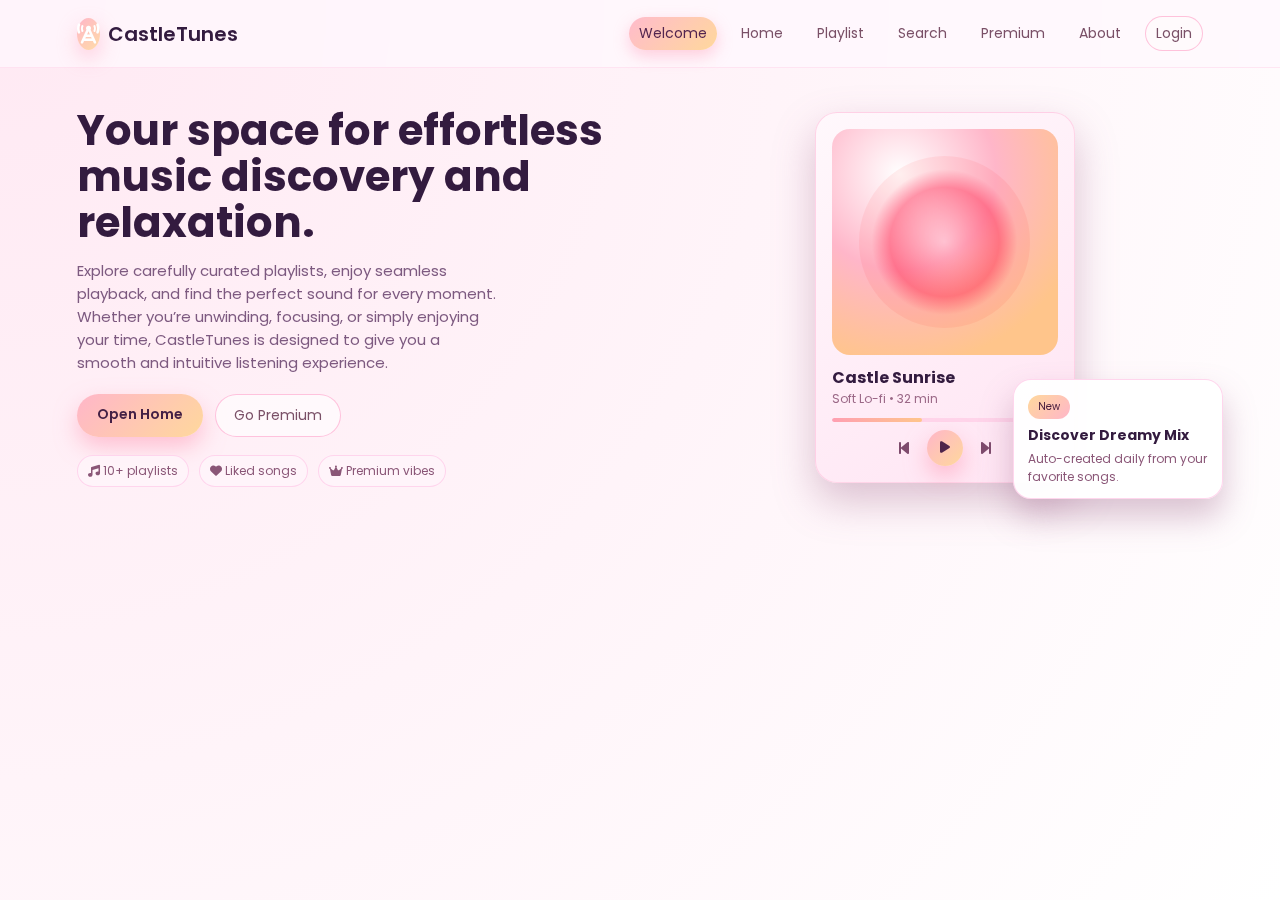
<file: index.html>
<!DOCTYPE html>
<html lang="en">
<head>
  <meta charset="UTF-8" />
  <title>CastleTunes - Welcome</title>
  <meta name="viewport" content="width=device-width, initial-scale=1.0" />
  <link rel="stylesheet" href="index.css" />
  <link rel="stylesheet"
        href="https://cdnjs.cloudflare.com/ajax/libs/font-awesome/6.5.0/css/all.min.css" />
<link href="https://fonts.googleapis.com/css2?family=Poppins:wght@300;400;500;600;700&display=swap" rel="stylesheet" />
</head>
<body>
  
  <header class="top-nav">
    <div class="logo">
      <span class="logo-icon"><i class="fa-solid fa-tower-cell"></i></span>
      <span class="logo-text">CastleTunes</span>
    </div>
    <nav class="nav-links">
      <a href="index.html" class="active">Welcome</a>
      <a href="home.html">Home</a>
      <a href="playlist.html">Playlist</a>
      <a href="search.html">Search</a>
      <a href="premium.html">Premium</a>
      <a href="about.html">About</a>
      <a href="login.html" class="btn-login">Login</a>
    </nav>
  </header>

  <main class="hero">
    <div class="hero-left">
      <h1>Your space for effortless music discovery and relaxation.</h1>
      <p>Explore carefully curated playlists, enjoy seamless playback, and find the perfect sound for every moment. Whether you’re unwinding, focusing, or simply enjoying your time, CastleTunes is designed to give you a smooth and intuitive listening experience.</p>
      <div class="hero-actions">
        <a href="home.html" class="btn-primary">Open Home</a>
        <a href="premium.html" class="btn-ghost">Go Premium</a>
      </div>
      <div class="hero-tags">
        <span><i class="fa-solid fa-music"></i> 10+ playlists</span>
        <span><i class="fa-solid fa-heart"></i> Liked songs</span>
        <span><i class="fa-solid fa-crown"></i> Premium vibes</span>
      </div>
    </div>

    <div class="hero-right">
      <div class="player-card">
        <div class="player-art"></div>
        <div class="player-info">
          <h3>Castle Sunrise</h3>
          <p>Soft Lo-fi • 32 min</p>
        </div>
        <div class="player-bar">
          <div class="progress">
            <div class="progress-fill"></div>
          </div>
          <div class="player-controls">
            <i class="fa-solid fa-backward-step"></i>
            <button class="play-btn"><i class="fa-solid fa-play"></i></button>
            <i class="fa-solid fa-forward-step"></i>
          </div>
        </div>
      </div>
      <div class="floating-card">
        <span class="badge">New</span>
        <h4>Discover Dreamy Mix</h4>
        <p>Auto-created daily from your favorite songs.</p>
      </div>
    </div>
  </main>

  <script src="index.js"></script>
</body>
</html>
</file>
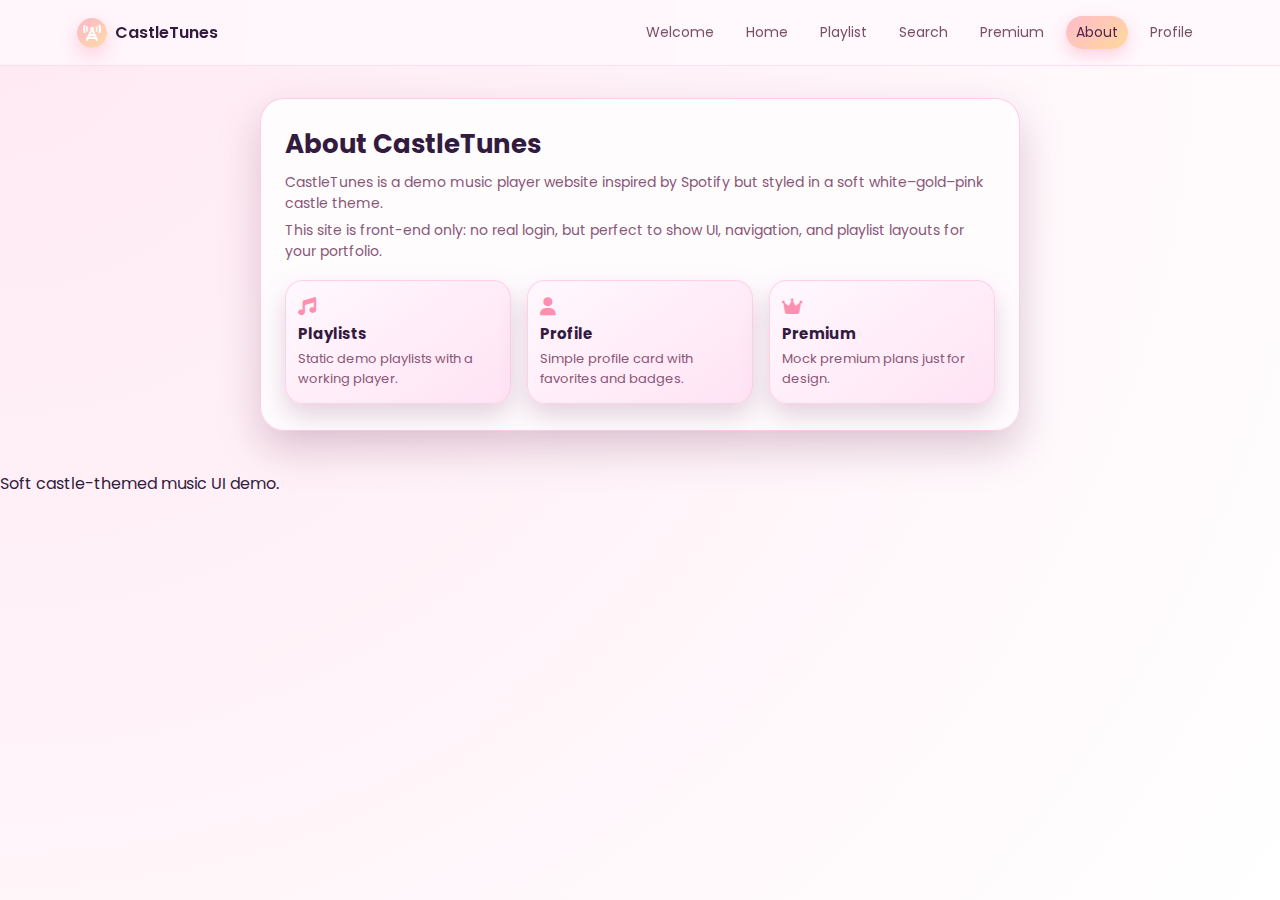
<file: about.html>
<!DOCTYPE html>
<html lang="en">
<head>
  <meta charset="UTF-8" />
  <title>CastleTunes - About</title>
  <meta name="viewport" content="width=device-width, initial-scale=1.0" />
  <link rel="stylesheet" href="about.css" />
  <link rel="stylesheet"
        href="https://cdnjs.cloudflare.com/ajax/libs/font-awesome/6.5.0/css/all.min.css" />
  <link href="https://fonts.googleapis.com/css2?family=Poppins:wght@300;400;500;600;700&display=swap" rel="stylesheet" />
</head>
<body>
    
  <header class="top-nav">
    <div class="logo">
      <span class="logo-icon"><i class="fa-solid fa-tower-cell"></i></span>
      <span class="logo-text">CastleTunes</span>
    </div>
    <nav class="nav-links">
      <a href="index.html">Welcome</a>
      <a href="home.html">Home</a>
      <a href="playlist.html">Playlist</a>
      <a href="search.html">Search</a>
      <a href="premium.html">Premium</a>
      <a href="about.html" class="active">About</a>
      <a href="profile.html">Profile</a>
    </nav>
  </header>

  <main class="page">
    <section class="about-card">
      <h1>About CastleTunes</h1>
      <p>CastleTunes is a demo music player website inspired by Spotify but styled in a soft white–gold–pink castle theme.</p>
      <p>This site is front-end only: no real login, but perfect to show UI, navigation, and playlist layouts for your portfolio.</p>
      <div class="about-grid">
        <div class="about-item">
          <i class="fa-solid fa-music"></i>
          <h3>Playlists</h3>
          <p>Static demo playlists with a working player.</p>
        </div>
        <div class="about-item">
          <i class="fa-solid fa-user"></i>
          <h3>Profile</h3>
          <p>Simple profile card with favorites and badges.</p>
        </div>
        <div class="about-item">
          <i class="fa-solid fa-crown"></i>
          <h3>Premium</h3>
          <p>Mock premium plans just for design.</p>
        </div>
      </div>
    </section>
  </main>

  <script src="about.js"></script>
  <p id="aboutHighlight" class="about-highlight">Soft castle-themed music UI demo.</p>

</body>
</html>
</file>
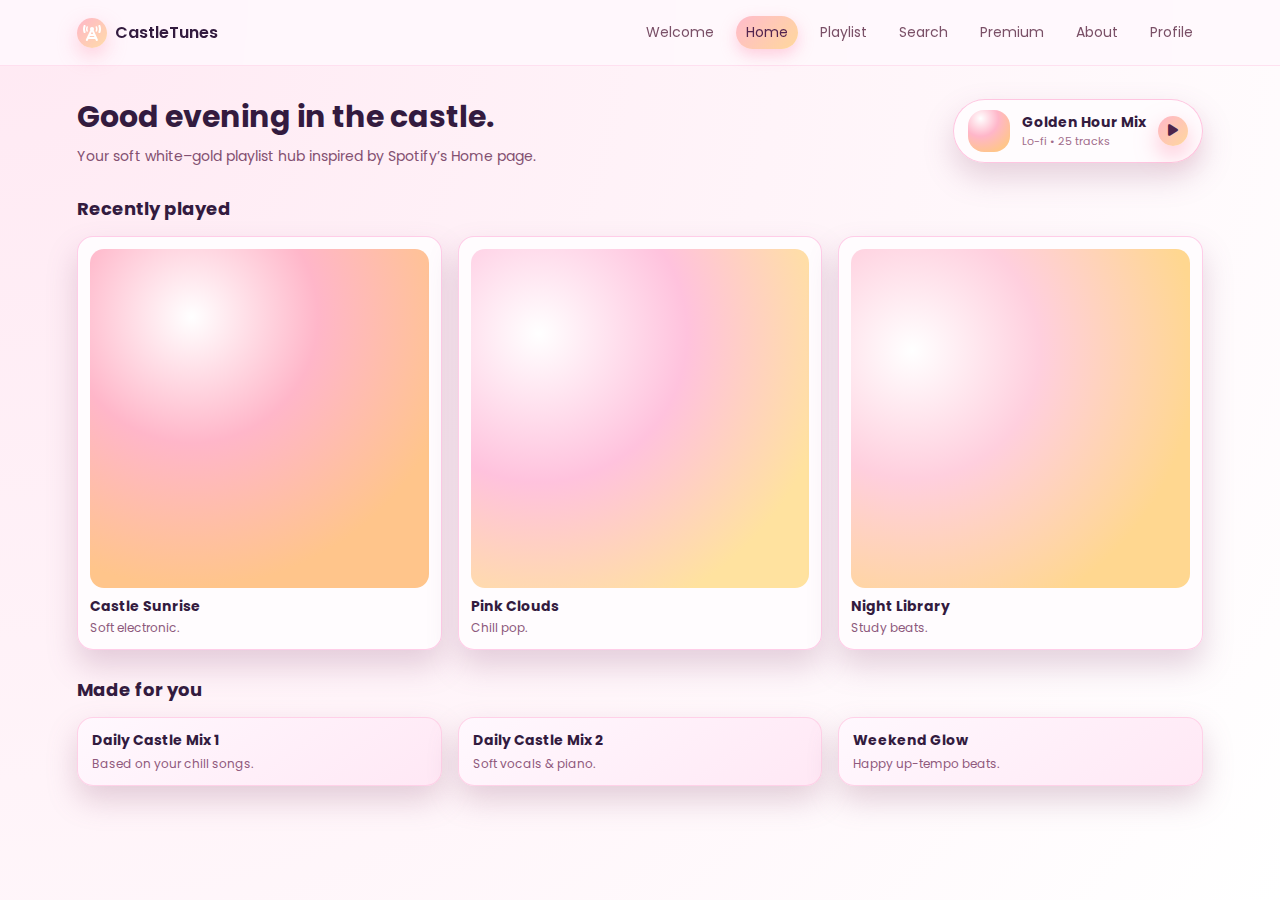
<file: home.html>
<!DOCTYPE html>
<html lang="en">
<head>
  <meta charset="UTF-8" />
  <title>CastleTunes - Home</title>
  <meta name="viewport" content="width=device-width, initial-scale=1.0" />
  <link rel="stylesheet" href="home.css" />
  <link rel="stylesheet"
        href="https://cdnjs.cloudflare.com/ajax/libs/font-awesome/6.5.0/css/all.min.css" />
  <link href="https://fonts.googleapis.com/css2?family=Poppins:wght@300;400;500;600;700&display=swap" rel="stylesheet" />
</head>
<body>
    
  <header class="top-nav">
    <div class="logo">
      <span class="logo-icon"><i class="fa-solid fa-tower-cell"></i></span>
      <span class="logo-text">CastleTunes</span>
    </div>
    <nav class="nav-links">
      <a href="index.html">Welcome</a>
      <a href="home.html" class="active">Home</a>
      <a href="playlist.html">Playlist</a>
      <a href="search.html">Search</a>
      <a href="premium.html">Premium</a>
      <a href="about.html">About</a>
      <a href="profile.html">Profile</a>
    </nav>
  </header>

  <main class="page">
    <section class="hero-row">
      <div class="hero-text">
        <h1>Good evening in the castle.</h1>
        <p>Your soft white–gold playlist hub inspired by Spotify’s Home page.</p>
      </div>
      <div class="hero-mini-player">
        <div class="mini-art"></div>
        <div class="mini-info">
          <h4>Golden Hour Mix</h4>
          <p>Lo-fi • 25 tracks</p>
        </div>
        <button class="mini-play"><i class="fa-solid fa-play"></i></button>
      </div>
    </section>

    <section class="section-row">
      <h2>Recently played</h2>
      <div class="card-row">
        <a class="mix-card" href="playlist.html">
          <div class="mix-art"></div>
          <h3>Castle Sunrise</h3>
          <p>Soft electronic.</p>
        </a>
        <a class="mix-card" href="playlist.html">
          <div class="mix-art alt"></div>
          <h3>Pink Clouds</h3>
          <p>Chill pop.</p>
        </a>
        <a class="mix-card" href="playlist.html">
          <div class="mix-art alt2"></div>
          <h3>Night Library</h3>
          <p>Study beats.</p>
        </a>
      </div>
    </section>

    <section class="section-row">
      <h2>Made for you</h2>
      <div class="card-row">
        <a class="small-card" href="playlist.html">
          <h4>Daily Castle Mix 1</h4>
          <p>Based on your chill songs.</p>
        </a>
        <a class="small-card" href="playlist.html">
          <h4>Daily Castle Mix 2</h4>
          <p>Soft vocals & piano.</p>
        </a>
        <a class="small-card" href="playlist.html">
          <h4>Weekend Glow</h4>
          <p>Happy up-tempo beats.</p>
        </a>
      </div>
    </section>
  </main>

  <script src="home.js"></script>
</body>
</html>
</file>
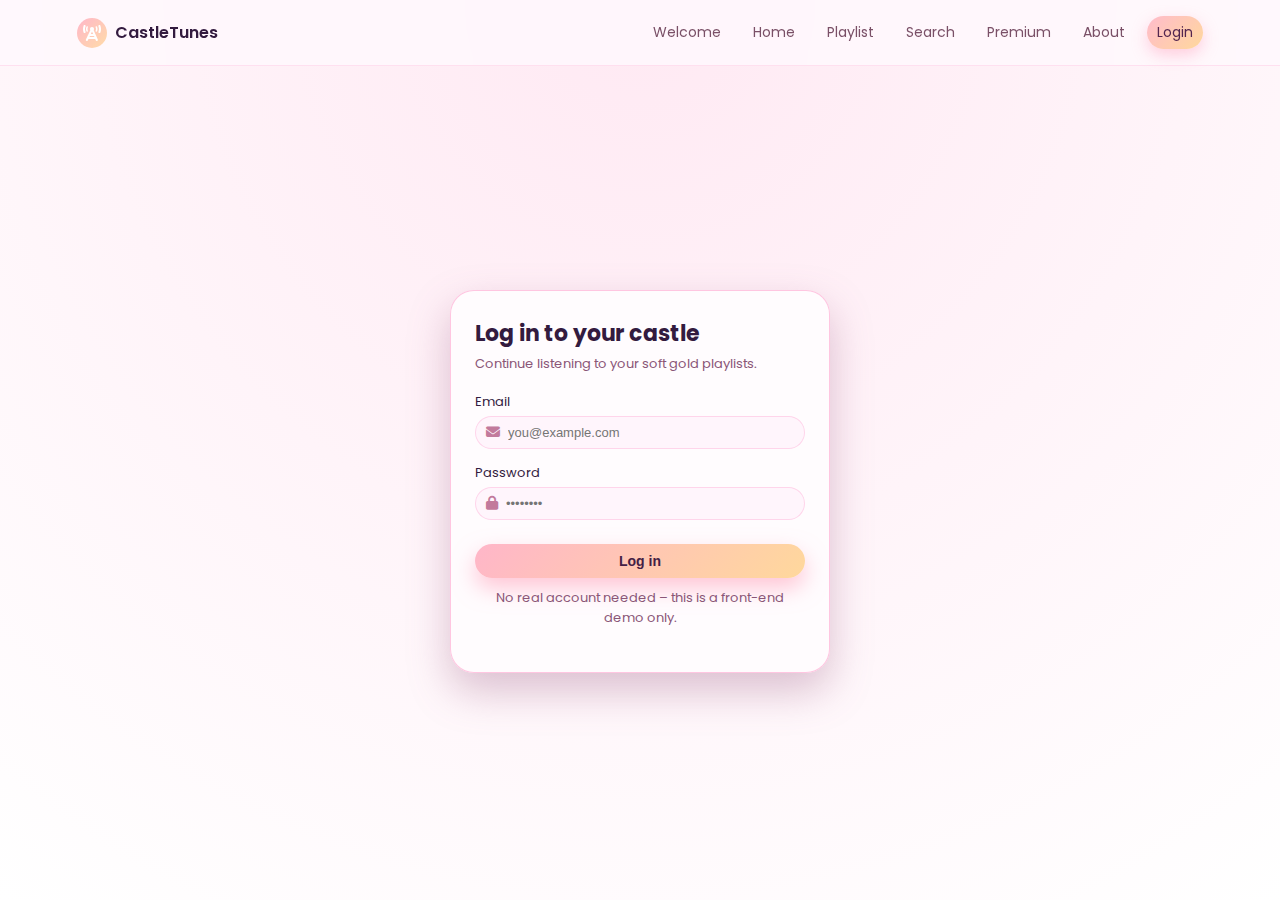
<file: login.html>
<!DOCTYPE html>
<html lang="en">
<head>
  <meta charset="UTF-8" />
  <title>CastleTunes - Login</title>
  <meta name="viewport" content="width=device-width, initial-scale=1.0" />
  <link rel="stylesheet" href="login.css" />
  <link rel="stylesheet"
        href="https://cdnjs.cloudflare.com/ajax/libs/font-awesome/6.5.0/css/all.min.css" />
  <link href="https://fonts.googleapis.com/css2?family=Poppins:wght@300;400;500;600;700&display=swap" rel="stylesheet" />
</head>
<body>
    
  <header class="top-nav">
    <div class="logo">
      <span class="logo-icon"><i class="fa-solid fa-tower-cell"></i></span>
      <span class="logo-text">CastleTunes</span>
    </div>
    <nav class="nav-links">
      <a href="index.html">Welcome</a>
      <a href="home.html">Home</a>
      <a href="playlist.html">Playlist</a>
      <a href="search.html">Search</a>
      <a href="premium.html">Premium</a>
      <a href="about.html">About</a>
      <a href="login.html" class="active">Login</a>
    </nav>
  </header>

  <main class="login-wrapper">
    <div class="login-card">
      <h2>Log in to your castle</h2>
      <p>Continue listening to your soft gold playlists.</p>

      <form id="loginForm">
        <div class="field">
          <label>Email</label>
          <div class="field-input">
            <i class="fa-solid fa-envelope"></i>
            <input type="email" required placeholder="you@example.com" />
          </div>
        </div>

        <div class="field">
          <label>Password</label>
          <div class="field-input">
            <i class="fa-solid fa-lock"></i>
            <input type="password" required placeholder="••••••••" />
          </div>
        </div>

        <button type="submit" class="btn-primary">Log in</button>
        <p class="hint">No real account needed – this is a front-end demo only.</p>
      </form>
    </div>
  </main>

  <script src="login.js"></script>
</body>
</html>
</file>
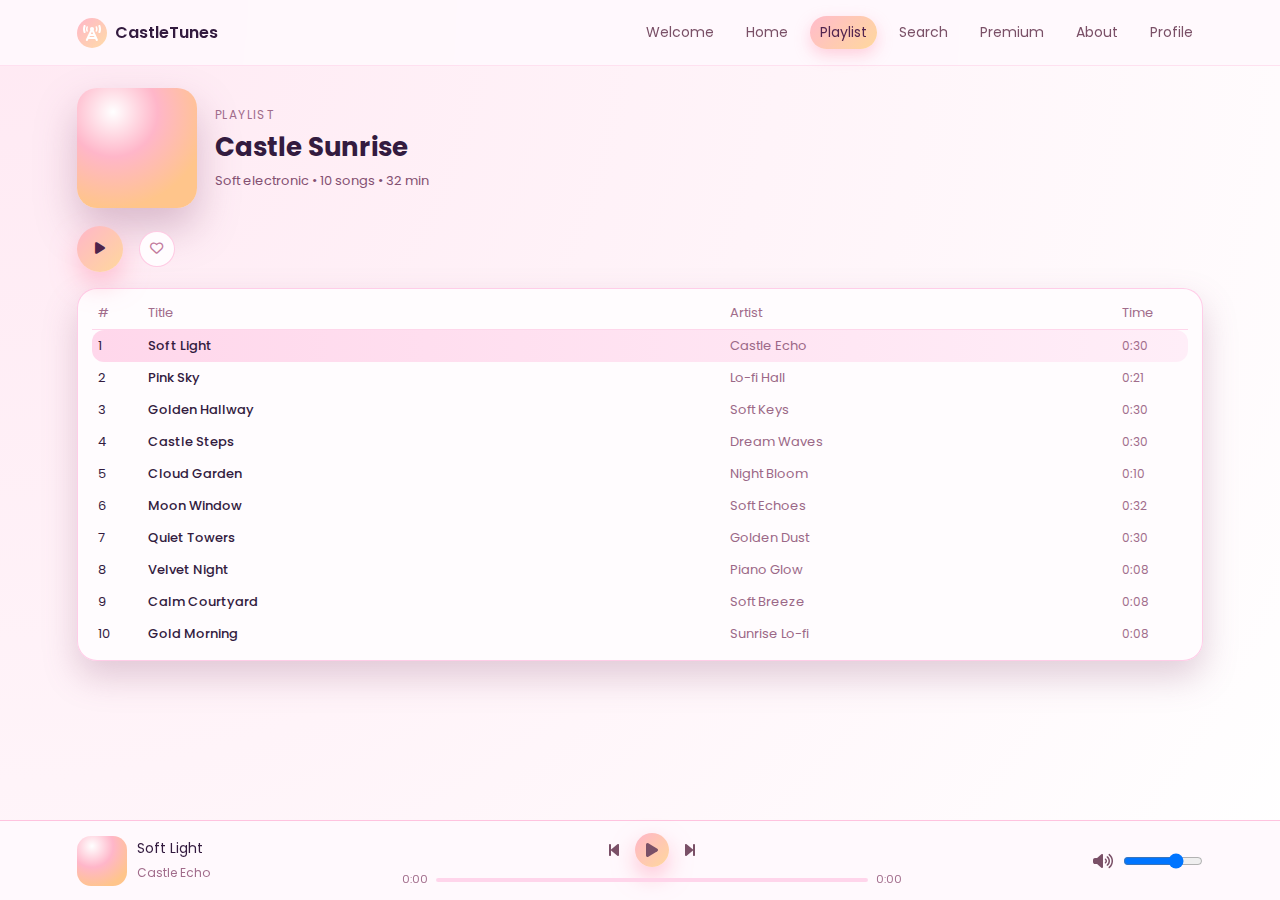
<file: playlist.html>
<!DOCTYPE html>
<html lang="en">
<head>
  <meta charset="UTF-8" />
  <title>CastleTunes - Playlist</title>
  <meta name="viewport" content="width=device-width, initial-scale=1.0" />
  <link rel="stylesheet" href="playlist.css" />
  <link rel="stylesheet"
        href="https://cdnjs.cloudflare.com/ajax/libs/font-awesome/6.5.0/css/all.min.css" />
  <link href="https://fonts.googleapis.com/css2?family=Poppins:wght@300;400;500;600;700&display=swap" rel="stylesheet" />
</head>
<body>
    
  <header class="top-nav">
    <div class="logo">
      <span class="logo-icon"><i class="fa-solid fa-tower-cell"></i></span>
      <span class="logo-text">CastleTunes</span>
    </div>
    <nav class="nav-links">
      <a href="index.html">Welcome</a>
      <a href="home.html">Home</a>
      <a href="playlist.html" class="active">Playlist</a>
      <a href="search.html">Search</a>
      <a href="premium.html">Premium</a>
      <a href="about.html">About</a>
      <a href="profile.html">Profile</a>
    </nav>
  </header>

  <main class="page">
    <section class="playlist-header">
      <div class="cover"></div>
      <div>
        <p class="type">Playlist</p>
        <h1>Castle Sunrise</h1>
        <p class="meta">Soft electronic • 10 songs • 32 min</p>
      </div>
    </section>

    <section class="controls-row">
      <button id="mainPlay" class="btn-play">
        <i class="fa-solid fa-play"></i>
      </button>
      <button class="btn-heart"><i class="fa-regular fa-heart"></i></button>
    </section>

    <section class="tracks">
      <div class="tracks-head">
        <span>#</span><span>Title</span><span>Artist</span><span>Time</span>
      </div>
      <div id="trackList" class="tracks-body">
        <!-- 10 demo tracks -->
      </div>
    </section>
  </main>

  <footer class="player-bar">
    <div class="now-playing">
      <div class="thumb"></div>
      <div>
        <p id="npTitle">Select a song</p>
        <span id="npArtist">Playlist not started</span>
      </div>
    </div>
    <div class="player-center">
      <div class="buttons">
        <i id="prevBtn" class="fa-solid fa-backward-step"></i>
        <button id="playBtn" class="circle">
          <i class="fa-solid fa-play"></i>
        </button>
        <i id="nextBtn" class="fa-solid fa-forward-step"></i>
      </div>
      <div class="timeline">
        <span id="currentTime">0:00</span>
        <div id="progressArea" class="progress">
          <div id="progressFill" class="fill"></div>
        </div>
        <span id="duration">0:00</span>
      </div>
    </div>
    <div class="player-right">
      <i class="fa-solid fa-volume-high"></i>
      <input id="volume" type="range" min="0" max="1" step="0.01" value="0.7" />
    </div>
  </footer>

  <audio id="audio"></audio>
  <script src="playlist.js"></script>
</body>
</html>
</file>
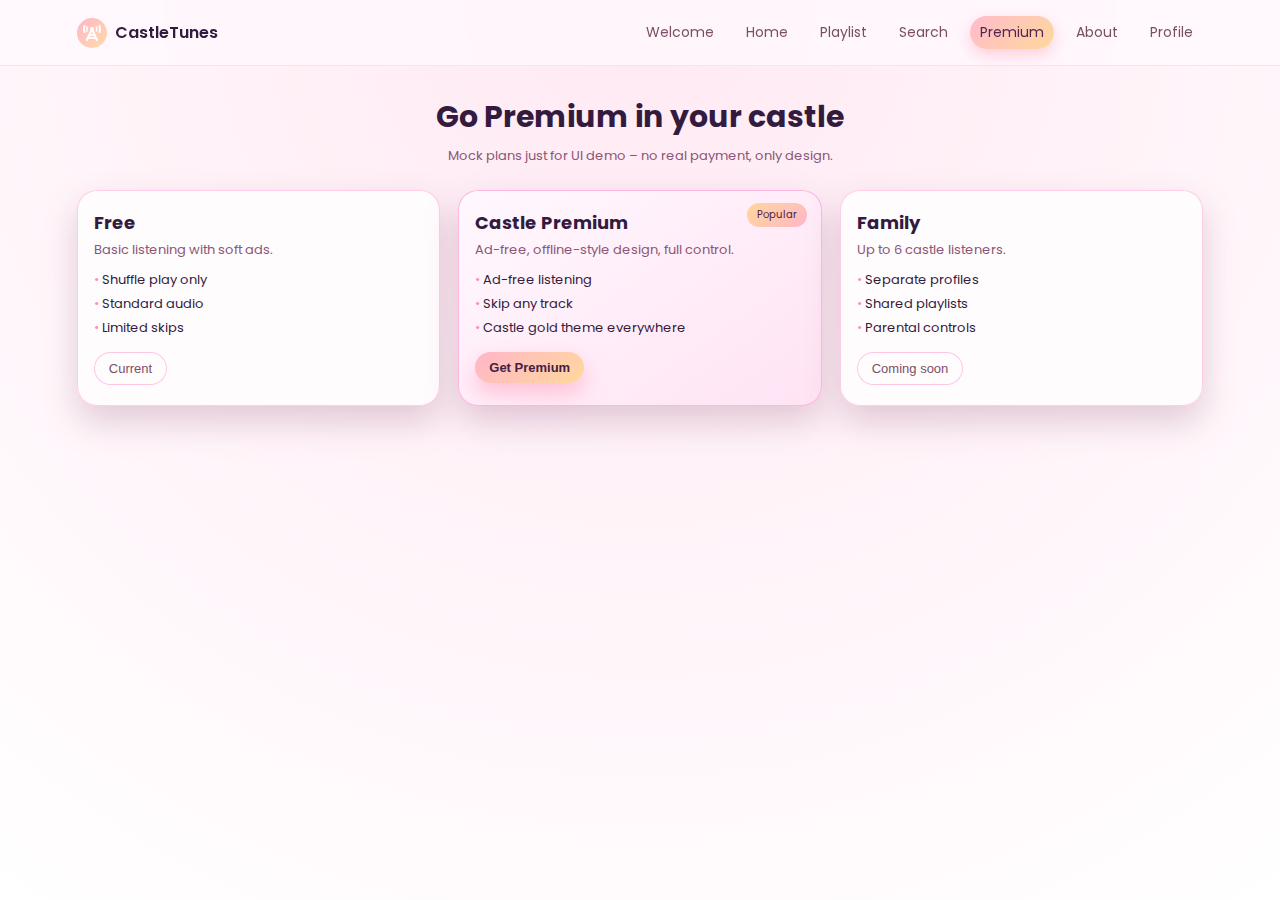
<file: premium.html>
<!DOCTYPE html>
<html lang="en">
<head>
  <meta charset="UTF-8" />
  <title>CastleTunes - Premium</title>
  <meta name="viewport" content="width=device-width, initial-scale=1.0" />
  <link rel="stylesheet" href="premium.css" />
  <link rel="stylesheet"
        href="https://cdnjs.cloudflare.com/ajax/libs/font-awesome/6.5.0/css/all.min.css" />
  <link href="https://fonts.googleapis.com/css2?family=Poppins:wght@300;400;500;600;700&display=swap" rel="stylesheet" />
</head>
<body>
    
  <header class="top-nav">
    <div class="logo">
      <span class="logo-icon"><i class="fa-solid fa-tower-cell"></i></span>
      <span class="logo-text">CastleTunes</span>
    </div>
    <nav class="nav-links">
      <a href="index.html">Welcome</a>
      <a href="home.html">Home</a>
      <a href="playlist.html">Playlist</a>
      <a href="search.html">Search</a>
      <a href="premium.html" class="active">Premium</a>
      <a href="about.html">About</a>
      <a href="profile.html">Profile</a>
    </nav>
  </header>

  <main class="page">
    <h1>Go Premium in your castle</h1>
    <p class="sub">Mock plans just for UI demo – no real payment, only design.</p>

    <div class="plans">
      <div class="plan">
        <h2>Free</h2>
        <p>Basic listening with soft ads.</p>
        <ul>
          <li>Shuffle play only</li>
          <li>Standard audio</li>
          <li>Limited skips</li>
        </ul>
        <button class="btn-outline">Current</button>
      </div>

      <div class="plan featured">
        <div class="badge">Popular</div>
        <h2>Castle Premium</h2>
        <p>Ad-free, offline-style design, full control.</p>
        <ul>
          <li>Ad-free listening</li>
          <li>Skip any track</li>
          <li>Castle gold theme everywhere</li>
        </ul>
        <button class="btn-primary">Get Premium</button>
      </div>

      <div class="plan">
        <h2>Family</h2>
        <p>Up to 6 castle listeners.</p>
        <ul>
          <li>Separate profiles</li>
          <li>Shared playlists</li>
          <li>Parental controls</li>
        </ul>
        <button class="btn-outline">Coming soon</button>
      </div>
    </div>
  </main>

  <script src="premium.js"></script>
</body>
</html>
</file>
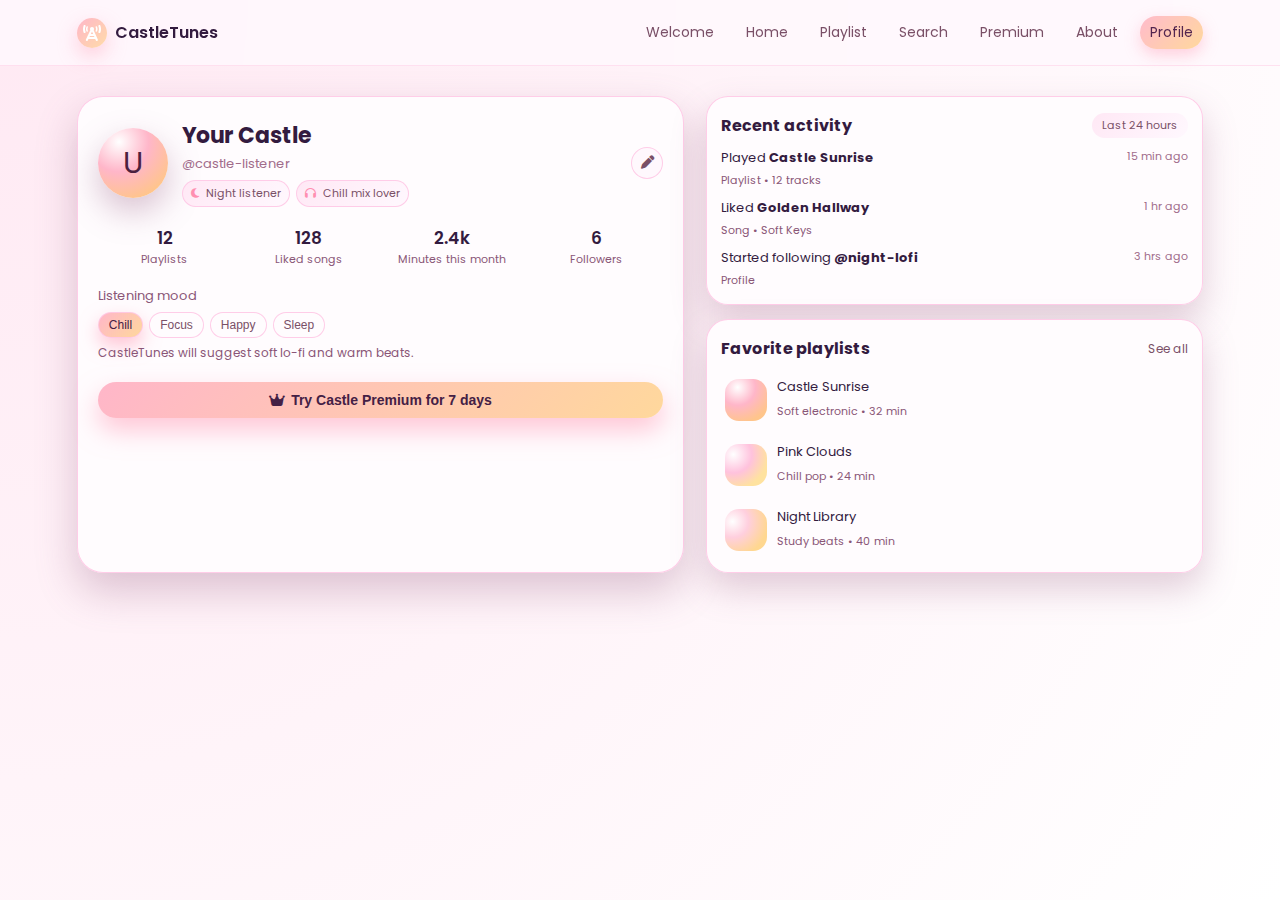
<file: profile.html>
<!DOCTYPE html>
<html lang="en">
<head>
  <meta charset="UTF-8" />
  <title>CastleTunes - Profile</title>
  <meta name="viewport" content="width=device-width, initial-scale=1.0" />
  <link rel="stylesheet" href="profile.css" />
  <link rel="stylesheet"
        href="https://cdnjs.cloudflare.com/ajax/libs/font-awesome/6.5.0/css/all.min.css" />
  <link href="https://fonts.googleapis.com/css2?family=Poppins:wght@300;400;500;600;700&display=swap" rel="stylesheet" />
</head>
<body>
  <header class="top-nav">
    <div class="logo">
      <!-- use image logo if you added it -->
      <!-- <img src="logo-castletunes.png" alt="CastleTunes logo" class="logo-img" /> -->
      <span class="logo-icon"><i class="fa-solid fa-tower-cell"></i></span>
      <span class="logo-text">CastleTunes</span>
    </div>
    <nav class="nav-links">
      <a href="index.html">Welcome</a>
      <a href="home.html">Home</a>
      <a href="playlist.html">Playlist</a>
      <a href="search.html">Search</a>
      <a href="premium.html">Premium</a>
      <a href="about.html">About</a>
      <a href="profile.html" class="active">Profile</a>
    </nav>
  </header>

  <main class="page">
    <section class="profile-layout">

      <!-- LEFT: main profile card -->
      <div class="profile-main">
        <div class="profile-header">
          <div class="avatar">
            <span>U</span>
          </div>
          <div class="profile-text">
            <h1>Your Castle</h1>
            <p class="user-tag">@castle-listener</p>
            <div class="tags">
              <span><i class="fa-solid fa-moon"></i> Night listener</span>
              <span><i class="fa-solid fa-headphones"></i> Chill mix lover</span>
            </div>
          </div>
          <button id="editNameBtn" class="icon-btn" title="Edit name">
            <i class="fa-solid fa-pen"></i>
          </button>
        </div>

        <div class="stats-row">
          <div>
            <span id="statPlaylists">12</span>
            <p>Playlists</p>
          </div>
          <div>
            <span id="statLiked">128</span>
            <p>Liked songs</p>
          </div>
          <div>
            <span id="statMinutes">2.4k</span>
            <p>Minutes this month</p>
          </div>
          <div>
            <span id="statFollowers">6</span>
            <p>Followers</p>
          </div>
        </div>

        <div class="mood-row">
          <p class="mood-label">Listening mood</p>
          <div class="mood-chips">
            <button class="mood-chip active" data-mood="Chill">Chill</button>
            <button class="mood-chip" data-mood="Focus">Focus</button>
            <button class="mood-chip" data-mood="Happy">Happy</button>
            <button class="mood-chip" data-mood="Sleep">Sleep</button>
          </div>
          <p class="mood-text" id="moodText">CastleTunes will suggest soft lo-fi and warm beats.</p>
        </div>

        <button id="goPremiumBtn" class="btn-primary-wide">
          <i class="fa-solid fa-crown"></i> Try Castle Premium for 7 days
        </button>
      </div>

      <!-- RIGHT: recent activity + favorite playlists -->
      <div class="profile-side">
        <div class="card activity-card">
          <div class="card-header">
            <h2>Recent activity</h2>
            <span class="pill">Last 24 hours</span>
          </div>
          <ul class="activity-list">
            <li>
              <div>
                <p>Played <strong>Castle Sunrise</strong></p>
                <span>Playlist • 12 tracks</span>
              </div>
              <span class="time">15 min ago</span>
            </li>
            <li>
              <div>
                <p>Liked <strong>Golden Hallway</strong></p>
                <span>Song • Soft Keys</span>
              </div>
              <span class="time">1 hr ago</span>
            </li>
            <li>
              <div>
                <p>Started following <strong>@night-lofi</strong></p>
                <span>Profile</span>
              </div>
              <span class="time">3 hrs ago</span>
            </li>
          </ul>
        </div>

        <div class="card fav-card">
          <div class="card-header">
            <h2>Favorite playlists</h2>
            <a href="playlist.html" class="see-all">See all</a>
          </div>
          <div class="fav-list">
            <a href="playlist.html" class="fav-item">
              <div class="fav-cover"></div>
              <div>
                <p>Castle Sunrise</p>
                <span>Soft electronic • 32 min</span>
              </div>
            </a>
            <a href="playlist.html" class="fav-item">
              <div class="fav-cover alt"></div>
              <div>
                <p>Pink Clouds</p>
                <span>Chill pop • 24 min</span>
              </div>
            </a>
            <a href="playlist.html" class="fav-item">
              <div class="fav-cover alt2"></div>
              <div>
                <p>Night Library</p>
                <span>Study beats • 40 min</span>
              </div>
            </a>
          </div>
        </div>
      </div>

    </section>
  </main>

  <script src="profile.js"></script>
</body>
</html>
</file>
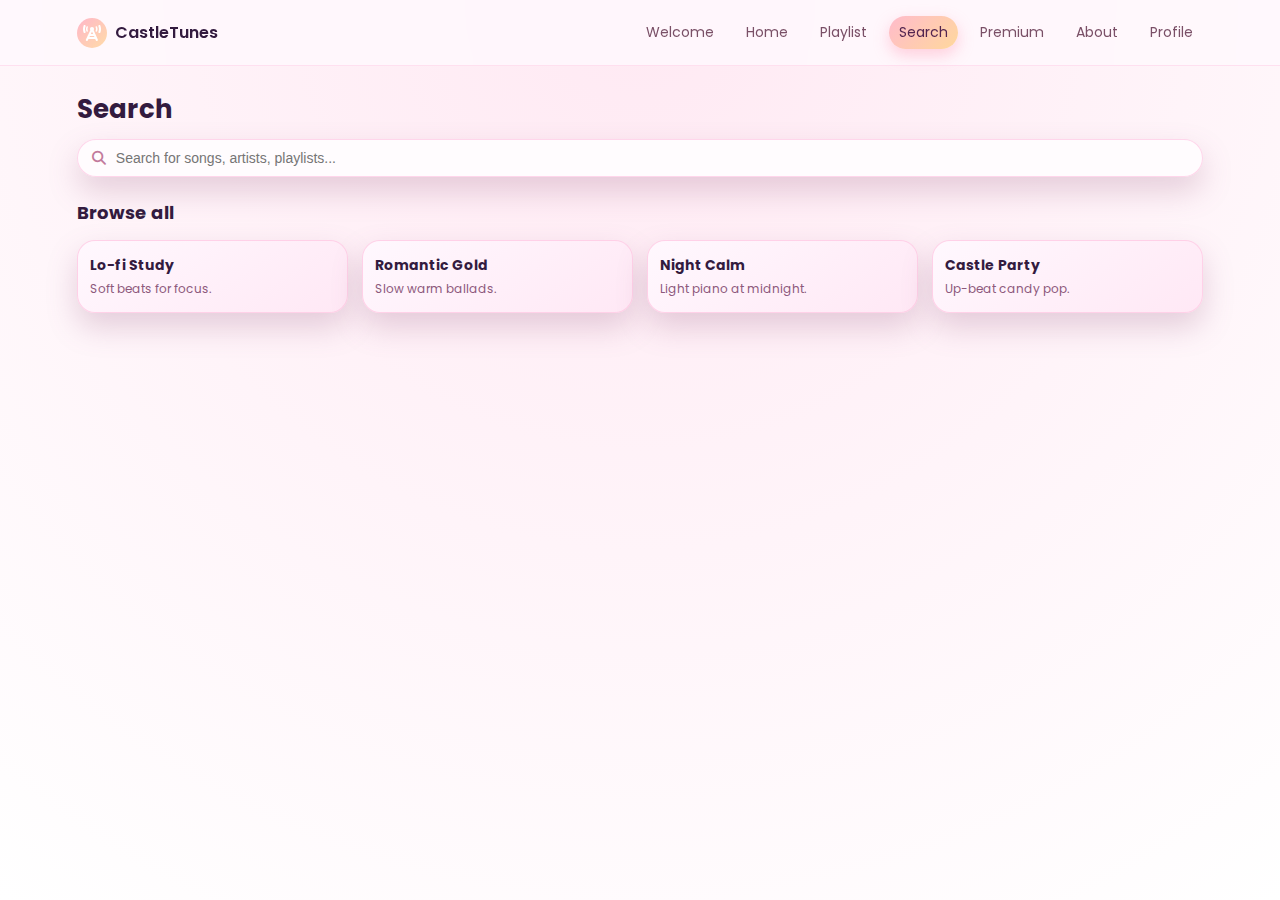
<file: search.html>
<!DOCTYPE html>
<html lang="en">
<head>
  <meta charset="UTF-8" />
  <title>CastleTunes - Search</title>
  <meta name="viewport" content="width=device-width, initial-scale=1.0" />
  <link rel="stylesheet" href="search.css" />
  <link rel="stylesheet"
        href="https://cdnjs.cloudflare.com/ajax/libs/font-awesome/6.5.0/css/all.min.css" />
  <link href="https://fonts.googleapis.com/css2?family=Poppins:wght@300;400;500;600;700&display=swap" rel="stylesheet" />
</head>
<body>
    
  <header class="top-nav">
    <div class="logo">
      <span class="logo-icon"><i class="fa-solid fa-tower-cell"></i></span>
      <span class="logo-text">CastleTunes</span>
    </div>
    <nav class="nav-links">
      <a href="index.html">Welcome</a>
      <a href="home.html">Home</a>
      <a href="playlist.html">Playlist</a>
      <a href="search.html" class="active">Search</a>
      <a href="premium.html">Premium</a>
      <a href="about.html">About</a>
      <a href="profile.html">Profile</a>
    </nav>
  </header>

  <main class="page">
    <section class="search-bar-row">
      <h1>Search</h1>
      <div class="search-bar">
        <i class="fa-solid fa-magnifying-glass"></i>
        <input id="searchInput" type="text" placeholder="Search for songs, artists, playlists..." />
      </div>
    </section>

    <section class="results">
      <h2>Browse all</h2>
      <div id="searchGrid" class="grid">
        <div class="tile" data-name="lofi chill study">
          <h3>Lo-fi Study</h3>
          <p>Soft beats for focus.</p>
        </div>
        <div class="tile" data-name="romantic love">
          <h3>Romantic Gold</h3>
          <p>Slow warm ballads.</p>
        </div>
        <div class="tile" data-name="sleep night calm">
          <h3>Night Calm</h3>
          <p>Light piano at midnight.</p>
        </div>
        <div class="tile" data-name="party happy dance">
          <h3>Castle Party</h3>
          <p>Up-beat candy pop.</p>
        </div>
      </div>
    </section>
  </main>

  <script src="search.js"></script>
</body>
</html>
</file>
<file: index.css>
*,
*::before,
*::after {
  box-sizing: border-box;
  margin: 0;
  padding: 0;
}
.header {
  padding: 15px 40px;
}

.logo {
  width: 130px;
  cursor: pointer;
}


body {
  font-family: "Poppins", system-ui, -apple-system, BlinkMacSystemFont, sans-serif;
  min-height: 100vh;
  background: radial-gradient(circle at top left, #ffe9f3, #fff),
              linear-gradient(135deg, #fff7ff, #ffe4f1);
  color: #331b3f;
}

a {
  text-decoration: none;
  color: inherit;
}

.top-nav {
  width: 100%;
  padding: 16px 6vw;
  display: flex;
  align-items: center;
  justify-content: space-between;
  position: sticky;
  top: 0;
  z-index: 20;
  backdrop-filter: blur(16px);
  background: rgba(255, 248, 253, 0.72);
  border-bottom: 1px solid rgba(255, 190, 220, 0.32);
}

.logo {
  display: flex;
  align-items: center;
  gap: 8px;
  font-weight: 600;
  font-size: 20px;
}

.logo-icon {
  width: 32px;
  height: 32px;
  border-radius: 50%;
  background: linear-gradient(135deg, #ffb6c9, #ffdca8);
  display: flex;
  align-items: center;
  justify-content: center;
  color: #fff;
  box-shadow: 0 8px 20px rgba(255, 153, 180, 0.45);
}

.nav-links {
  display: flex;
  align-items: center;
  gap: 14px;
  font-size: 14px;
}

.nav-links a {
  padding: 6px 10px;
  border-radius: 999px;
  transition: 0.25s ease;
  color: #7a5067;
}

.nav-links a:hover {
  background: rgba(255, 223, 240, 0.9);
  color: #3b203f;
}

.nav-links .active {
  background: linear-gradient(135deg, #ffbbcc, #ffd89c);
  color: #53254f;
  box-shadow: 0 6px 16px rgba(255, 153, 180, 0.45);
}

.btn-login {
  border: 1px solid rgba(255, 180, 210, 0.8);
  background: #fffafc;
}

.hero {
  padding: 40px 6vw 64px;
  display: grid;
  grid-template-columns: minmax(0, 1.1fr) minmax(0, 1fr);
  gap: 40px;
  align-items: center;
}

.hero-left h1 {
  font-size: 42px;
  line-height: 1.1;
  margin-bottom: 12px;
}

.hero-left p {
  font-size: 15px;
  max-width: 420px;
  color: #7d5a80;
  margin-bottom: 20px;
}

.hero-actions {
  display: flex;
  gap: 12px;
  margin-bottom: 18px;
}

.btn-primary {
  padding: 10px 20px;
  border-radius: 999px;
  border: none;
  background: linear-gradient(135deg, #ffb6c9, #ffd89c);
  color: #442045;
  font-weight: 600;
  font-size: 14px;
  box-shadow: 0 10px 22px rgba(255, 153, 180, 0.55);
}

.btn-ghost {
  padding: 10px 18px;
  border-radius: 999px;
  border: 1px solid rgba(255, 188, 217, 0.9);
  background: rgba(255, 249, 252, 0.9);
  font-size: 14px;
  color: #7a5067;
}

.hero-tags {
  display: flex;
  flex-wrap: wrap;
  gap: 10px;
  font-size: 12px;
  color: #8a5677;
}

.hero-tags span {
  padding: 6px 10px;
  border-radius: 999px;
  background: rgba(255, 244, 250, 0.9);
  border: 1px solid rgba(255, 210, 236, 0.9);
}

.hero-right {
  position: relative;
  display: flex;
  justify-content: center;
}

.player-card {
  width: 260px;
  border-radius: 22px;
  padding: 16px;
  background: linear-gradient(145deg, #fff8fc, #ffe4f3);
  box-shadow: 0 18px 40px rgba(151, 90, 129, 0.35);
  border: 1px solid rgba(255, 198, 224, 0.7);
}

.player-art {
  width: 100%;
  aspect-ratio: 1;
  border-radius: 18px;
  background: radial-gradient(circle at 30% 20%, #fff, #ffb6c9 40%, #ffc58b 80%);
  position: relative;
  overflow: hidden;
}

.player-art::after {
  content: "";
  position: absolute;
  inset: 12%;
  border-radius: 50%;
  background: radial-gradient(circle, #fff 0, #ff9fb2 45%, #ffefef 60%);
  mix-blend-mode: multiply;
}

.player-info {
  margin-top: 10px;
}

.player-info h3 {
  font-size: 16px;
}

.player-info p {
  font-size: 12px;
  color: #9b6887;
}

.player-bar {
  margin-top: 10px;
}

.progress {
  width: 100%;
  height: 4px;
  border-radius: 999px;
  background: rgba(255, 210, 233, 0.9);
  overflow: hidden;
  margin-bottom: 8px;
}

.progress-fill {
  width: 40%;
  height: 100%;
  border-radius: inherit;
  background: linear-gradient(90deg, #ff9fb2, #ffc58b);
}

.player-controls {
  display: flex;
  align-items: center;
  justify-content: center;
  gap: 18px;
  color: #7e4b6d;
}

.play-btn {
  width: 36px;
  height: 36px;
  border-radius: 50%;
  border: none;
  background: linear-gradient(135deg, #ffb6c9, #ffd89c);
  color: #4e244b;
  display: flex;
  align-items: center;
  justify-content: center;
  box-shadow: 0 10px 22px rgba(255, 153, 180, 0.6);
}

.floating-card {
  position: absolute;
  right: -20px;
  bottom: -16px;
  width: 210px;
  border-radius: 18px;
  padding: 12px 14px;
  background: rgba(255, 255, 255, 0.96);
  box-shadow: 0 18px 32px rgba(148, 90, 129, 0.35);
  border: 1px solid rgba(255, 209, 235, 0.9);
}

.floating-card .badge {
  display: inline-flex;
  align-items: center;
  justify-content: center;
  padding: 4px 10px;
  border-radius: 999px;
  background: linear-gradient(135deg, #ffd89c, #ffb6c9);
  font-size: 10px;
  color: #4b213f;
  margin-bottom: 6px;
}

.floating-card h4 {
  font-size: 14px;
  margin-bottom: 4px;
}

.floating-card p {
  font-size: 12px;
  color: #8a5677;
}

/* Responsive */
@media (max-width: 840px) {
  .hero {
    grid-template-columns: 1fr;
    padding-top: 28px;
  }
  .hero-right {
    order: -1;
  }
  .top-nav {
    flex-direction: column;
    align-items: flex-start;
    gap: 10px;
  }
  .nav-links {
    flex-wrap: wrap;
  }
}
.logo-img {
  width: 34px;
  height: 34px;
  border-radius: 50%;
  object-fit: cover;
  box-shadow: 0 8px 20px rgba(255, 153, 180, 0.45);
}
</file>
<file: about.css>
*,
*::before,
*::after {
  box-sizing: border-box;
  margin: 0;
  padding: 0;
}

body {
  font-family: "Poppins", system-ui, -apple-system, BlinkMacSystemFont, sans-serif;
  min-height: 100vh;
  background: radial-gradient(circle at top left, #ffe9f3, #fff),
              linear-gradient(135deg, #fff7ff, #ffe4f1);
  color: #331b3f;
}

a {
  text-decoration: none;
  color: inherit;
}

/* Top nav same style */

.top-nav {
  width: 100%;
  padding: 16px 6vw;
  display: flex;
  align-items: center;
  justify-content: space-between;
  position: sticky;
  top: 0;
  z-index: 10;
  backdrop-filter: blur(18px);
  background: rgba(255, 248, 253, 0.85);
  border-bottom: 1px solid rgba(255, 190, 220, 0.4);
}

.logo {
  display: flex;
  align-items: center;
  gap: 8px;
  font-weight: 600;
}

.logo-icon {
  width: 30px;
  height: 30px;
  border-radius: 50%;
  background: linear-gradient(135deg, #ffb6c9, #ffdca8);
  display: flex;
  align-items: center;
  justify-content: center;
  color: #fff;
  box-shadow: 0 8px 20px rgba(255, 153, 180, 0.45);
}

.nav-links {
  display: flex;
  gap: 12px;
  font-size: 14px;
}

.nav-links a {
  padding: 6px 10px;
  border-radius: 999px;
  transition: 0.25s ease;
  color: #7a5067;
}

.nav-links a:hover {
  background: rgba(255, 223, 240, 0.9);
}

.nav-links .active {
  background: linear-gradient(135deg, #ffbbcc, #ffd89c);
  color: #53254f;
  box-shadow: 0 6px 16px rgba(255, 153, 180, 0.45);
}

/* Page */

.page {
  padding: 32px 6vw 40px;
  display: flex;
  justify-content: center;
}

/* Main card */

.about-card {
  width: 100%;
  max-width: 760px;
  border-radius: 24px;
  padding: 26px 24px 26px;
  background: rgba(255, 252, 254, 0.98);
  border: 1px solid rgba(255, 200, 229, 0.9);
  box-shadow: 0 18px 40px rgba(147, 89, 127, 0.3);
}

.about-card h1 {
  font-size: 26px;
  margin-bottom: 8px;
}

.about-card > p {
  font-size: 14px;
  color: #8a5677;
  margin-bottom: 6px;
}

/* Grid of features */

.about-grid {
  display: grid;
  grid-template-columns: repeat(auto-fit, minmax(180px, 1fr));
  gap: 16px;
  margin-top: 18px;
}

.about-item {
  border-radius: 18px;
  padding: 14px 12px;
  background: linear-gradient(145deg, #fff8fe, #ffe3f4);
  border: 1px solid rgba(255, 205, 230, 0.9);
  box-shadow: 0 12px 26px rgba(147, 89, 127, 0.25);
}

.about-item i {
  font-size: 18px;
  color: #ff8fb1;
  margin-bottom: 6px;
}

.about-item h3 {
  font-size: 15px;
  margin-bottom: 4px;
}

.about-item p {
  font-size: 13px;
  color: #8a5677;
}

/* Responsive */

@media (max-width: 768px) {
  .top-nav {
    flex-direction: column;
    align-items: flex-start;
    gap: 8px;
  }
  .nav-links {
    flex-wrap: wrap;
  }
}
</file>
<file: home.css>
*,
*::before,
*::after {
  box-sizing: border-box;
  margin: 0;
  padding: 0;
}

body {
  font-family: "Poppins", system-ui, -apple-system, BlinkMacSystemFont, sans-serif;
  min-height: 100vh;
  background: radial-gradient(circle at top left, #ffe9f3, #fff),
              linear-gradient(135deg, #fff7ff, #ffe4f1);
  color: #331b3f;
}

a {
  text-decoration: none;
  color: inherit;
}

/* Top nav (same style as login/index) */
.top-nav {
  width: 100%;
  padding: 16px 6vw;
  display: flex;
  align-items: center;
  justify-content: space-between;
  position: sticky;
  top: 0;
  z-index: 10;
  backdrop-filter: blur(18px);
  background: rgba(255, 248, 253, 0.85);
  border-bottom: 1px solid rgba(255, 190, 220, 0.4);
}

.logo {
  display: flex;
  align-items: center;
  gap: 8px;
  font-weight: 600;
}

.logo-icon {
  width: 30px;
  height: 30px;
  border-radius: 50%;
  background: linear-gradient(135deg, #ffb6c9, #ffdca8);
  display: flex;
  align-items: center;
  justify-content: center;
  color: #fff;
  box-shadow: 0 8px 20px rgba(255, 153, 180, 0.45);
}

.nav-links {
  display: flex;
  gap: 12px;
  font-size: 14px;
}

.nav-links a {
  padding: 6px 10px;
  border-radius: 999px;
  transition: 0.25s ease;
  color: #7a5067;
}

.nav-links a:hover {
  background: rgba(255, 223, 240, 0.9);
}

.nav-links .active {
  background: linear-gradient(135deg, #ffbbcc, #ffd89c);
  color: #53254f;
  box-shadow: 0 6px 16px rgba(255, 153, 180, 0.45);
}

/* Page layout */

.page {
  padding: 28px 6vw 40px;
}

/* Hero row */

.hero-row {
  display: flex;
  align-items: center;
  justify-content: space-between;
  gap: 24px;
  margin-bottom: 28px;
}

.hero-text h1 {
  font-size: 30px;
  margin-bottom: 6px;
}

.hero-text p {
  font-size: 14px;
  color: #835071;
}

/* Mini player tile */

.hero-mini-player {
  display: flex;
  align-items: center;
  gap: 12px;
  padding: 10px 14px;
  border-radius: 999px;
  background: rgba(255, 252, 254, 0.98);
  border: 1px solid rgba(255, 192, 222, 0.9);
  box-shadow: 0 14px 30px rgba(151, 90, 129, 0.25);
}

.mini-art {
  width: 42px;
  height: 42px;
  border-radius: 16px;
  background: radial-gradient(circle at 30% 20%, #fff, #ffb6c9 40%, #ffc58b 80%);
}

.mini-info h4 {
  font-size: 14px;
}

.mini-info p {
  font-size: 11px;
  color: #a16c8b;
}

.mini-play {
  width: 30px;
  height: 30px;
  border-radius: 50%;
  border: none;
  background: linear-gradient(135deg, #ffb6c9, #ffd89c);
  display: flex;
  align-items: center;
  justify-content: center;
  color: #4e244b;
  box-shadow: 0 10px 22px rgba(255, 153, 180, 0.55);
  cursor: pointer;
}

/* Sections */

.section-row {
  margin-bottom: 26px;
}

.section-row h2 {
  font-size: 18px;
  margin-bottom: 14px;
}

.card-row {
  display: grid;
  grid-template-columns: repeat(auto-fit, minmax(160px, 1fr));
  gap: 16px;
}

/* Playlist cards */

.mix-card {
  border-radius: 16px;
  padding: 12px;
  background: rgba(255, 252, 254, 0.98);
  border: 1px solid rgba(255, 200, 229, 0.9);
  box-shadow: 0 16px 30px rgba(147, 89, 127, 0.25);
  transition: transform 0.22s ease, box-shadow 0.22s ease, background 0.22s ease;
}

.mix-art {
  width: 100%;
  aspect-ratio: 1;
  border-radius: 14px;
  background: radial-gradient(circle at 30% 20%, #fff, #ffb6c9 35%, #ffc58b 75%);
  margin-bottom: 8px;
}

.mix-art.alt {
  background: radial-gradient(circle at 20% 25%, #fff, #ffc2dd 40%, #ffe29f 80%);
}

.mix-art.alt2 {
  background: radial-gradient(circle at 18% 30%, #fff, #ffcfde 35%, #ffd790 78%);
}

.mix-card h3 {
  font-size: 14px;
  margin-bottom: 2px;
}

.mix-card p {
  font-size: 12px;
  color: #8d597c;
}

.mix-card:hover {
  transform: translateY(-4px);
  box-shadow: 0 20px 38px rgba(147, 89, 127, 0.35);
  background: #fff9fd;
}

/* Small cards */

.small-card {
  border-radius: 16px;
  padding: 12px 14px;
  background: linear-gradient(145deg, #fff8fe, #ffe8f5);
  border: 1px solid rgba(255, 205, 230, 0.9);
  box-shadow: 0 14px 30px rgba(155, 96, 130, 0.28);
  transition: transform 0.22s ease, box-shadow 0.22s ease;
}

.small-card h4 {
  font-size: 14px;
  margin-bottom: 4px;
}

.small-card p {
  font-size: 12px;
  color: #905a7d;
}

.small-card:hover {
  transform: translateY(-3px);
  box-shadow: 0 20px 40px rgba(151, 90, 129, 0.32);
}

/* Responsive */

@media (max-width: 768px) {
  .top-nav {
    flex-direction: column;
    align-items: flex-start;
    gap: 8px;
  }
  .nav-links {
    flex-wrap: wrap;
  }
  .hero-row {
    flex-direction: column;
    align-items: flex-start;
  }
  .hero-mini-player {
    align-self: stretch;
  }
}
.logo-img {
  width: 34px;
  height: 34px;
  border-radius: 50%;
  object-fit: cover;
  box-shadow: 0 8px 20px rgba(255, 153, 180, 0.45);
}
</file>
<file: login.css>
*,
*::before,
*::after {
  box-sizing: border-box;
  margin: 0;
  padding: 0;
}
body {
  font-family: "Poppins", system-ui, -apple-system, BlinkMacSystemFont, sans-serif;
  min-height: 100vh;
  background: radial-gradient(circle at top, #ffe9f3, #fff),
              linear-gradient(135deg, #fff7ff, #ffe4f1);
  color: #331b3f;
}
a {
  text-decoration: none;
  color: inherit;
}
.top-nav {
  width: 100%;
  padding: 16px 6vw;
  display: flex;
  align-items: center;
  justify-content: space-between;
  backdrop-filter: blur(18px);
  background: rgba(255, 248, 253, 0.85);
  border-bottom: 1px solid rgba(255, 190, 220, 0.4);
}
.logo {
  display: flex;
  align-items: center;
  gap: 8px;
  font-weight: 600;
}
.logo-icon {
  width: 30px;
  height: 30px;
  border-radius: 50%;
  background: linear-gradient(135deg, #ffb6c9, #ffdca8);
  display: flex;
  align-items: center;
  justify-content: center;
  color: #fff;
}
.nav-links {
  display: flex;
  gap: 12px;
  font-size: 14px;
}
.nav-links a {
  padding: 6px 10px;
  border-radius: 999px;
  transition: 0.25s ease;
  color: #7a5067;
}
.nav-links a:hover {
  background: rgba(255, 223, 240, 0.9);
}
.nav-links .active {
  background: linear-gradient(135deg, #ffbbcc, #ffd89c);
  color: #53254f;
  box-shadow: 0 6px 16px rgba(255, 153, 180, 0.45);
}
.login-wrapper {
  min-height: calc(100vh - 70px);
  display: flex;
  align-items: center;
  justify-content: center;
  padding: 40px 16px;
}
.login-card {
  width: 100%;
  max-width: 380px;
  border-radius: 24px;
  padding: 26px 24px 26px;
  background: rgba(255, 252, 254, 0.98);
  border: 1px solid rgba(255, 192, 222, 0.9);
  box-shadow: 0 18px 40px rgba(151, 90, 129, 0.35);
}
.login-card h2 {
  font-size: 22px;
  margin-bottom: 4px;
}
.login-card p {
  font-size: 13px;
  color: #8a5677;
  margin-bottom: 18px;
}
.field {
  margin-bottom: 14px;
}
.field label {
  font-size: 13px;
  margin-bottom: 4px;
  display: block;
}
.field-input {
  display: flex;
  align-items: center;
  gap: 8px;
  padding: 8px 10px;
  border-radius: 999px;
  background: rgba(255, 245, 252, 0.96);
  border: 1px solid rgba(255, 210, 233, 0.9);
}
.field-input i {
  color: #c27a9c;
  font-size: 14px;
}
.field-input input {
  flex: 1;
  border: none;
  outline: none;
  font-size: 13px;
  background: transparent;
  color: #3b203f;
}
.btn-primary {
  margin-top: 10px;
  width: 100%;
  padding: 9px 16px;
  border-radius: 999px;
  border: none;
  background: linear-gradient(135deg, #ffb6c9, #ffd89c);
  color: #442045;
  font-weight: 600;
  font-size: 14px;
  box-shadow: 0 10px 22px rgba(255, 153, 180, 0.55);
  cursor: pointer;
}
.hint {
  font-size: 11px;
  color: #a16c8b;
  margin-top: 10px;
  text-align: center;
}

@media (max-width: 720px) {
  .top-nav {
    flex-direction: column;
    align-items: flex-start;
    gap: 8px;
  }
  .nav-links {
    flex-wrap: wrap;
  }
}
.logo-img {
  width: 34px;
  height: 34px;
  border-radius: 50%;
  object-fit: cover;
  box-shadow: 0 8px 20px rgba(255, 153, 180, 0.45);
}
</file>
<file: playlist.css>
*,
*::before,
*::after {
  box-sizing: border-box;
  margin: 0;
  padding: 0;
}

body {
  font-family: "Poppins", system-ui, -apple-system, BlinkMacSystemFont, sans-serif;
  min-height: 100vh;
  background: radial-gradient(circle at top left, #ffe9f3, #fff),
              linear-gradient(135deg, #fff7ff, #ffe4f1);
  color: #331b3f;
  padding-bottom: 90px; /* space for footer player */
}

a {
  text-decoration: none;
  color: inherit;
}

/* Top nav */

.top-nav {
  width: 100%;
  padding: 16px 6vw;
  display: flex;
  align-items: center;
  justify-content: space-between;
  position: sticky;
  top: 0;
  z-index: 10;
  backdrop-filter: blur(18px);
  background: rgba(255, 248, 253, 0.9);
  border-bottom: 1px solid rgba(255, 190, 220, 0.4);
}

.logo {
  display: flex;
  align-items: center;
  gap: 8px;
  font-weight: 600;
}

.logo-icon {
  width: 30px;
  height: 30px;
  border-radius: 50%;
  background: linear-gradient(135deg, #ffb6c9, #ffdca8);
  display: flex;
  align-items: center;
  justify-content: center;
  color: #fff;
}

.nav-links {
  display: flex;
  gap: 12px;
  font-size: 14px;
}

.nav-links a {
  padding: 6px 10px;
  border-radius: 999px;
  transition: 0.25s ease;
  color: #7a5067;
}

.nav-links a:hover {
  background: rgba(255, 223, 240, 0.9);
}

.nav-links .active {
  background: linear-gradient(135deg, #ffbbcc, #ffd89c);
  color: #53254f;
  box-shadow: 0 6px 16px rgba(255, 153, 180, 0.45);
}

/* Page */

.page {
  padding: 22px 6vw 16px;
}

/* Playlist header */

.playlist-header {
  display: flex;
  align-items: center;
  gap: 18px;
  margin-bottom: 18px;
}

.cover {
  width: 120px;
  height: 120px;
  border-radius: 20px;
  background: radial-gradient(circle at 30% 20%, #fff, #ffb6c9 35%, #ffc58b 75%);
  box-shadow: 0 20px 40px rgba(147, 89, 127, 0.35);
}

.playlist-header .type {
  font-size: 12px;
  text-transform: uppercase;
  letter-spacing: 0.12em;
  color: #a16c8b;
  margin-bottom: 4px;
}

.playlist-header h1 {
  font-size: 26px;
  margin-bottom: 4px;
}

.playlist-header .meta {
  font-size: 13px;
  color: #835071;
}

/* Play controls row */

.controls-row {
  display: flex;
  align-items: center;
  gap: 16px;
  margin-bottom: 16px;
}

.btn-play {
  width: 46px;
  height: 46px;
  border-radius: 50%;
  border: none;
  background: linear-gradient(135deg, #ffb6c9, #ffd89c);
  color: #4e244b;
  box-shadow: 0 12px 26px rgba(255, 153, 180, 0.55);
  display: flex;
  align-items: center;
  justify-content: center;
  cursor: pointer;
}

.btn-heart {
  width: 36px;
  height: 36px;
  border-radius: 50%;
  border: 1px solid rgba(255, 197, 225, 0.9);
  background: rgba(255, 252, 254, 0.98);
  color: #c27a9c;
  display: flex;
  align-items: center;
  justify-content: center;
  cursor: pointer;
}

/* Tracks */

.tracks {
  border-radius: 20px;
  background: rgba(255, 252, 254, 0.98);
  border: 1px solid rgba(255, 200, 229, 0.9);
  box-shadow: 0 16px 34px rgba(147, 89, 127, 0.28);
  padding: 10px 14px 10px;
}

.tracks-head,
.track-row {
  display: grid;
  grid-template-columns: 40px 3fr 2fr 60px;
  column-gap: 10px;
  font-size: 13px;
  align-items: center;
}

.tracks-head {
  padding: 4px 6px 6px;
  border-bottom: 1px solid rgba(255, 210, 233, 0.9);
  color: #a16c8b;
}

.track-row {
  padding: 6px 6px;
  border-radius: 12px;
  cursor: pointer;
  transition: background 0.2s ease;
}

.track-row span:nth-child(2) {
  font-weight: 500;
}

.track-row span:nth-child(3) {
  color: #9b6887;
}

.track-row span:last-child {
  font-size: 12px;
  color: #a16c8b;
}

.track-row:hover {
  background: rgba(255, 232, 246, 0.7);
}

.track-row.active {
  background: radial-gradient(circle at left, #ffd7eb, #ffeef8);
}

/* Bottom player bar */

.player-bar {
  position: fixed;
  left: 0;
  right: 0;
  bottom: 0;
  height: 80px;
  padding: 10px 6vw;
  background: rgba(255, 249, 253, 0.98);
  border-top: 1px solid rgba(255, 190, 220, 0.9);
  display: flex;
  align-items: center;
  justify-content: space-between;
  gap: 18px;
}

.now-playing {
  display: flex;
  align-items: center;
  gap: 10px;
  min-width: 0;
}

.now-playing .thumb {
  width: 50px;
  height: 50px;
  border-radius: 14px;
  background: radial-gradient(circle at 30% 20%, #fff, #ffb6c9 40%, #ffc58b 80%);
}

.now-playing p {
  font-size: 14px;
  white-space: nowrap;
  overflow: hidden;
  text-overflow: ellipsis;
}

.now-playing span {
  font-size: 12px;
  color: #a16c8b;
}

/* Center controls */

.player-center {
  display: flex;
  flex-direction: column;
  align-items: center;
  flex: 1;
  max-width: 500px;
}

.buttons {
  display: flex;
  align-items: center;
  gap: 16px;
  margin-bottom: 4px;
}

.buttons i {
  font-size: 16px;
  color: #7a5067;
  cursor: pointer;
}

.circle {
  width: 34px;
  height: 34px;
  border-radius: 50%;
  border: none;
  background: linear-gradient(135deg, #ffb6c9, #ffd89c);
  color: #4e244b;
  box-shadow: 0 10px 22px rgba(255, 153, 180, 0.55);
  display: flex;
  align-items: center;
  justify-content: center;
  cursor: pointer;
}

.timeline {
  display: flex;
  align-items: center;
  gap: 8px;
  width: 100%;
}

.timeline span {
  font-size: 11px;
  color: #a16c8b;
}

.progress {
  flex: 1;
  height: 4px;
  border-radius: 999px;
  background: rgba(255, 210, 233, 0.9);
  overflow: hidden;
  cursor: pointer;
}

.fill {
  width: 0%;
  height: 100%;
  border-radius: inherit;
  background: linear-gradient(90deg, #ff9fb2, #ffc58b);
}

/* Right side */

.player-right {
  display: flex;
  align-items: center;
  gap: 10px;
  color: #7a5067;
}

.player-right input[type="range"] {
  width: 80px;
}

/* Responsive */

@media (max-width: 880px) {
  .playlist-header {
    flex-direction: column;
    align-items: flex-start;
  }
}

@media (max-width: 720px) {
  .top-nav {
    flex-direction: column;
    align-items: flex-start;
    gap: 8px;
  }
  .nav-links {
    flex-wrap: wrap;
  }
  .player-bar {
    flex-direction: column;
    align-items: flex-start;
    height: auto;
    padding-top: 12px;
    padding-bottom: 14px;
  }
  .player-center {
    width: 100%;
  }
}
</file>
<file: premium.css>
*,
*::before,
*::after {
  box-sizing: border-box;
  margin: 0;
  padding: 0;
}

body {
  font-family: "Poppins", system-ui, -apple-system, BlinkMacSystemFont, sans-serif;
  min-height: 100vh;
  background: radial-gradient(circle at top, #ffe9f3, #fff),
              linear-gradient(135deg, #fff7ff, #ffe4f1);
  color: #331b3f;
}

a {
  text-decoration: none;
  color: inherit;
}

/* Top nav */

.top-nav {
  width: 100%;
  padding: 16px 6vw;
  display: flex;
  align-items: center;
  justify-content: space-between;
  position: sticky;
  top: 0;
  z-index: 10;
  backdrop-filter: blur(18px);
  background: rgba(255, 248, 253, 0.85);
  border-bottom: 1px solid rgba(255, 190, 220, 0.4);
}

.logo {
  display: flex;
  align-items: center;
  gap: 8px;
  font-weight: 600;
}

.logo-icon {
  width: 30px;
  height: 30px;
  border-radius: 50%;
  background: linear-gradient(135deg, #ffb6c9, #ffdca8);
  display: flex;
  align-items: center;
  justify-content: center;
  color: #fff;
}

.nav-links {
  display: flex;
  gap: 12px;
  font-size: 14px;
}

.nav-links a {
  padding: 6px 10px;
  border-radius: 999px;
  transition: 0.25s ease;
  color: #7a5067;
}

.nav-links a:hover {
  background: rgba(255, 223, 240, 0.9);
}

.nav-links .active {
  background: linear-gradient(135deg, #ffbbcc, #ffd89c);
  color: #53254f;
  box-shadow: 0 6px 16px rgba(255, 153, 180, 0.45);
}

/* Page */

.page {
  padding: 28px 6vw 40px;
  text-align: center;
}

.page h1 {
  font-size: 30px;
  margin-bottom: 6px;
}

.sub {
  font-size: 13px;
  color: #8a5677;
  margin-bottom: 24px;
}

/* Plans */

.plans {
  display: grid;
  grid-template-columns: repeat(auto-fit, minmax(210px, 1fr));
  gap: 18px;
}

.plan {
  border-radius: 20px;
  padding: 18px 16px 20px;
  background: rgba(255, 252, 254, 0.98);
  border: 1px solid rgba(255, 200, 229, 0.9);
  box-shadow: 0 16px 34px rgba(147, 89, 127, 0.28);
  text-align: left;
  position: relative;
}

.plan h2 {
  font-size: 18px;
  margin-bottom: 4px;
}

.plan p {
  font-size: 13px;
  color: #8a5677;
  margin-bottom: 10px;
}

.plan ul {
  list-style: none;
  margin-bottom: 14px;
}

.plan li {
  font-size: 13px;
  margin-bottom: 4px;
}

.plan li::before {
  content: "• ";
  color: #ff8fb1;
}

/* Featured */

.featured {
  background: linear-gradient(145deg, #fff8fe, #ffe3f4);
  border: 1px solid rgba(255, 180, 222, 0.95);
}

.badge {
  position: absolute;
  top: 12px;
  right: 14px;
  padding: 4px 10px;
  border-radius: 999px;
  background: linear-gradient(135deg, #ffd89c, #ffb6c9);
  font-size: 10px;
  color: #4b213f;
}

/* Buttons */

.btn-primary,
.btn-outline {
  border-radius: 999px;
  padding: 8px 14px;
  font-size: 13px;
  cursor: pointer;
}

.btn-primary {
  border: none;
  background: linear-gradient(135deg, #ffb6c9, #ffd89c);
  color: #442045;
  font-weight: 600;
  box-shadow: 0 10px 22px rgba(255, 153, 180, 0.55);
}

.btn-outline {
  border: 1px solid rgba(255, 192, 222, 0.9);
  background: rgba(255, 252, 254, 0.96);
  color: #7a5067;
}

/* Responsive */

@media (max-width: 768px) {
  .top-nav {
    flex-direction: column;
    align-items: flex-start;
    gap: 8px;
  }
  .nav-links {
    flex-wrap: wrap;
  }
}
</file>
<file: profile.css>
*,
*::before,
*::after {
  box-sizing: border-box;
  margin: 0;
  padding: 0;
}

body {
  font-family: "Poppins", system-ui, -apple-system, BlinkMacSystemFont, sans-serif;
  min-height: 100vh;
  background: radial-gradient(circle at top left, #ffe9f3, #fff),
              linear-gradient(135deg, #fff7ff, #ffe4f1);
  color: #331b3f;
}

a {
  text-decoration: none;
  color: inherit;
}

/* Top nav (same style as other pages) */

.top-nav {
  width: 100%;
  padding: 16px 6vw;
  display: flex;
  align-items: center;
  justify-content: space-between;
  position: sticky;
  top: 0;
  z-index: 10;
  backdrop-filter: blur(18px);
  background: rgba(255, 248, 253, 0.85);
  border-bottom: 1px solid rgba(255, 190, 220, 0.4);
}

.logo {
  display: flex;
  align-items: center;
  gap: 8px;
  font-weight: 600;
}

.logo-icon {
  width: 30px;
  height: 30px;
  border-radius: 50%;
  background: linear-gradient(135deg, #ffb6c9, #ffdca8);
  display: flex;
  align-items: center;
  justify-content: center;
  color: #fff;
  box-shadow: 0 8px 20px rgba(255, 153, 180, 0.45);
}

.logo-img {
  width: 32px;
  height: 32px;
  border-radius: 50%;
  object-fit: cover;
}

.nav-links {
  display: flex;
  gap: 12px;
  font-size: 14px;
}

.nav-links a {
  padding: 6px 10px;
  border-radius: 999px;
  transition: 0.25s ease;
  color: #7a5067;
}

.nav-links a:hover {
  background: rgba(255, 223, 240, 0.9);
}

.nav-links .active {
  background: linear-gradient(135deg, #ffbbcc, #ffd89c);
  color: #53254f;
  box-shadow: 0 6px 16px rgba(255, 153, 180, 0.45);
}

/* Page layout */

.page {
  padding: 30px 6vw 40px;
}

.profile-layout {
  display: grid;
  grid-template-columns: minmax(0, 1.1fr) minmax(0, 0.9fr);
  gap: 22px;
}

/* Left: main profile */

.profile-main {
  border-radius: 26px;
  padding: 22px 20px 20px;
  background: rgba(255, 252, 254, 0.98);
  border: 1px solid rgba(255, 200, 229, 0.9);
  box-shadow: 0 18px 40px rgba(147, 89, 127, 0.32);
}

/* Header inside main */

.profile-header {
  display: flex;
  align-items: center;
  gap: 14px;
  margin-bottom: 18px;
}

.avatar {
  width: 70px;
  height: 70px;
  border-radius: 50%;
  background: radial-gradient(circle at 30% 20%, #fff, #ffb6c9 40%, #ffc58b 80%);
  display: flex;
  align-items: center;
  justify-content: center;
  font-size: 30px;
  color: #4b213f;
  box-shadow: 0 14px 32px rgba(147, 89, 127, 0.35);
}

.profile-text h1 {
  font-size: 22px;
  margin-bottom: 2px;
}

.user-tag {
  font-size: 13px;
  color: #a16c8b;
  margin-bottom: 6px;
}

.tags {
  display: flex;
  flex-wrap: wrap;
  gap: 6px;
}

.tags span {
  padding: 4px 8px;
  border-radius: 999px;
  font-size: 11px;
  background: linear-gradient(135deg, #ffe8f5, #fff8fe);
  border: 1px solid rgba(255, 200, 229, 0.9);
  color: #7a5067;
}

.tags i {
  margin-right: 4px;
  color: #ff8fb1;
}

/* Edit button */

.icon-btn {
  margin-left: auto;
  width: 32px;
  height: 32px;
  border-radius: 50%;
  border: none;
  background: rgba(255, 248, 253, 0.96);
  border: 1px solid rgba(255, 200, 229, 0.9);
  color: #7a5067;
  display: flex;
  align-items: center;
  justify-content: center;
  cursor: pointer;
}

/* Stats */

.stats-row {
  display: grid;
  grid-template-columns: repeat(4, minmax(0, 1fr));
  gap: 10px;
  margin-bottom: 18px;
}

.stats-row div {
  text-align: center;
}

.stats-row div span {
  display: block;
  font-size: 17px;
  font-weight: 600;
}

.stats-row div p {
  font-size: 11px;
  color: #8a5677;
}

/* Mood area */

.mood-row {
  margin-bottom: 16px;
}

.mood-label {
  font-size: 13px;
  margin-bottom: 6px;
  color: #8a5677;
}

.mood-chips {
  display: flex;
  flex-wrap: wrap;
  gap: 6px;
  margin-bottom: 6px;
}

.mood-chip {
  border-radius: 999px;
  border: 1px solid rgba(255, 200, 229, 0.9);
  background: rgba(255, 252, 254, 0.98);
  padding: 5px 10px;
  font-size: 12px;
  color: #7a5067;
  cursor: pointer;
}

.mood-chip.active {
  background: linear-gradient(135deg, #ffb6c9, #ffd89c);
  color: #442045;
  box-shadow: 0 8px 18px rgba(255, 153, 180, 0.55);
}

.mood-text {
  font-size: 12px;
  color: #8a5677;
}

/* Premium button */

.btn-primary-wide {
  margin-top: 4px;
  width: 100%;
  padding: 10px 16px;
  border-radius: 999px;
  border: none;
  background: linear-gradient(135deg, #ffb6c9, #ffd89c);
  color: #442045;
  font-weight: 600;
  font-size: 14px;
  box-shadow: 0 12px 26px rgba(255, 153, 180, 0.55);
  cursor: pointer;
  display: inline-flex;
  align-items: center;
  justify-content: center;
  gap: 6px;
}

/* Right: cards */

.profile-side {
  display: flex;
  flex-direction: column;
  gap: 14px;
}

.card {
  border-radius: 22px;
  padding: 16px 14px 14px;
  background: rgba(255, 252, 254, 0.98);
  border: 1px solid rgba(255, 200, 229, 0.9);
  box-shadow: 0 16px 34px rgba(147, 89, 127, 0.28);
}

.card-header {
  display: flex;
  align-items: center;
  justify-content: space-between;
  margin-bottom: 10px;
}

.card-header h2 {
  font-size: 16px;
}

.pill {
  padding: 4px 10px;
  border-radius: 999px;
  font-size: 11px;
  background: linear-gradient(135deg, #ffe8f5, #fff8fe);
  color: #7a5067;
}

/* Activity list */

.activity-list {
  list-style: none;
  display: flex;
  flex-direction: column;
  gap: 8px;
}

.activity-list li {
  display: flex;
  justify-content: space-between;
  gap: 10px;
  font-size: 13px;
}

.activity-list li p {
  margin-bottom: 2px;
}

.activity-list li span {
  font-size: 11px;
  color: #8a5677;
}

.activity-list .time {
  white-space: nowrap;
  color: #a16c8b;
}

/* Favorites */

.fav-list {
  display: flex;
  flex-direction: column;
  gap: 8px;
}

.fav-item {
  display: flex;
  align-items: center;
  gap: 10px;
  padding: 6px 4px;
  border-radius: 12px;
  transition: background 0.2s ease, transform 0.2s ease, box-shadow 0.2s ease;
}

.fav-item:hover {
  background: rgba(255, 232, 246, 0.8);
  transform: translateY(-2px);
  box-shadow: 0 12px 24px rgba(147, 89, 127, 0.25);
}

.fav-cover {
  width: 42px;
  height: 42px;
  border-radius: 14px;
  background: radial-gradient(circle at 30% 20%, #fff, #ffb6c9 40%, #ffc58b 80%);
}

.fav-cover.alt {
  background: radial-gradient(circle at 20% 25%, #fff, #ffc2dd 40%, #ffe29f 75%);
}

.fav-cover.alt2 {
  background: radial-gradient(circle at 18% 30%, #fff, #ffcfde 35%, #ffd790 78%);
}

.fav-item p {
  font-size: 13px;
}

.fav-item span {
  font-size: 11px;
  color: #8a5677;
}

.see-all {
  font-size: 12px;
  color: #7a5067;
}

/* Responsive */

@media (max-width: 900px) {
  .profile-layout {
    grid-template-columns: 1fr;
  }
}

@media (max-width: 768px) {
  .top-nav {
    flex-direction: column;
    align-items: flex-start;
    gap: 8px;
  }
  .nav-links {
    flex-wrap: wrap;
  }
}
</file>
<file: search.css>
*,
*::before,
*::after {
  box-sizing: border-box;
  margin: 0;
  padding: 0;
}

body {
  font-family: "Poppins", system-ui, -apple-system, BlinkMacSystemFont, sans-serif;
  min-height: 100vh;
  background: radial-gradient(circle at top, #ffe9f3, #fff),
              linear-gradient(135deg, #fff7ff, #ffe4f1);
  color: #331b3f;
}

a {
  text-decoration: none;
  color: inherit;
}

/* Top nav (same pattern) */
.top-nav {
  width: 100%;
  padding: 16px 6vw;
  display: flex;
  align-items: center;
  justify-content: space-between;
  position: sticky;
  top: 0;
  z-index: 10;
  backdrop-filter: blur(18px);
  background: rgba(255, 248, 253, 0.85);
  border-bottom: 1px solid rgba(255, 190, 220, 0.4);
}

.logo {
  display: flex;
  align-items: center;
  gap: 8px;
  font-weight: 600;
}

.logo-icon {
  width: 30px;
  height: 30px;
  border-radius: 50%;
  background: linear-gradient(135deg, #ffb6c9, #ffdca8);
  display: flex;
  align-items: center;
  justify-content: center;
  color: #fff;
}

.nav-links {
  display: flex;
  gap: 12px;
  font-size: 14px;
}

.nav-links a {
  padding: 6px 10px;
  border-radius: 999px;
  transition: 0.25s ease;
  color: #7a5067;
}

.nav-links a:hover {
  background: rgba(255, 223, 240, 0.9);
}

.nav-links .active {
  background: linear-gradient(135deg, #ffbbcc, #ffd89c);
  color: #53254f;
  box-shadow: 0 6px 16px rgba(255, 153, 180, 0.45);
}

/* Page */

.page {
  padding: 24px 6vw 40px;
}

/* Search bar */

.search-bar-row h1 {
  font-size: 26px;
  margin-bottom: 10px;
}

.search-bar {
  display: flex;
  align-items: center;
  gap: 10px;
  padding: 10px 14px;
  border-radius: 999px;
  background: rgba(255, 252, 254, 0.98);
  border: 1px solid rgba(255, 210, 233, 0.9);
  box-shadow: 0 14px 30px rgba(151, 90, 129, 0.25);
  margin-bottom: 22px;
}

.search-bar i {
  color: #c27a9c;
  font-size: 14px;
}

.search-bar input {
  flex: 1;
  border: none;
  outline: none;
  background: transparent;
  font-size: 14px;
  color: #3b203f;
}

/* Tiles */

.results h2 {
  font-size: 18px;
  margin-bottom: 14px;
}

.grid {
  display: grid;
  grid-template-columns: repeat(auto-fit, minmax(160px, 1fr));
  gap: 14px;
}

.tile {
  border-radius: 18px;
  padding: 14px 12px;
  background: linear-gradient(145deg, #fff8fe, #ffe8f5);
  border: 1px solid rgba(255, 205, 230, 0.9);
  box-shadow: 0 14px 30px rgba(147, 89, 127, 0.25);
  cursor: pointer;
  transition: transform 0.2s ease, box-shadow 0.2s ease;
}

.tile h3 {
  font-size: 14px;
  margin-bottom: 4px;
}

.tile p {
  font-size: 12px;
  color: #8d597c;
}

.tile:hover {
  transform: translateY(-3px);
  box-shadow: 0 20px 38px rgba(147, 89, 127, 0.32);
}

/* Responsive */

@media (max-width: 768px) {
  .top-nav {
    flex-direction: column;
    align-items: flex-start;
    gap: 8px;
  }
  .nav-links {
    flex-wrap: wrap;
  }
}
</file>
